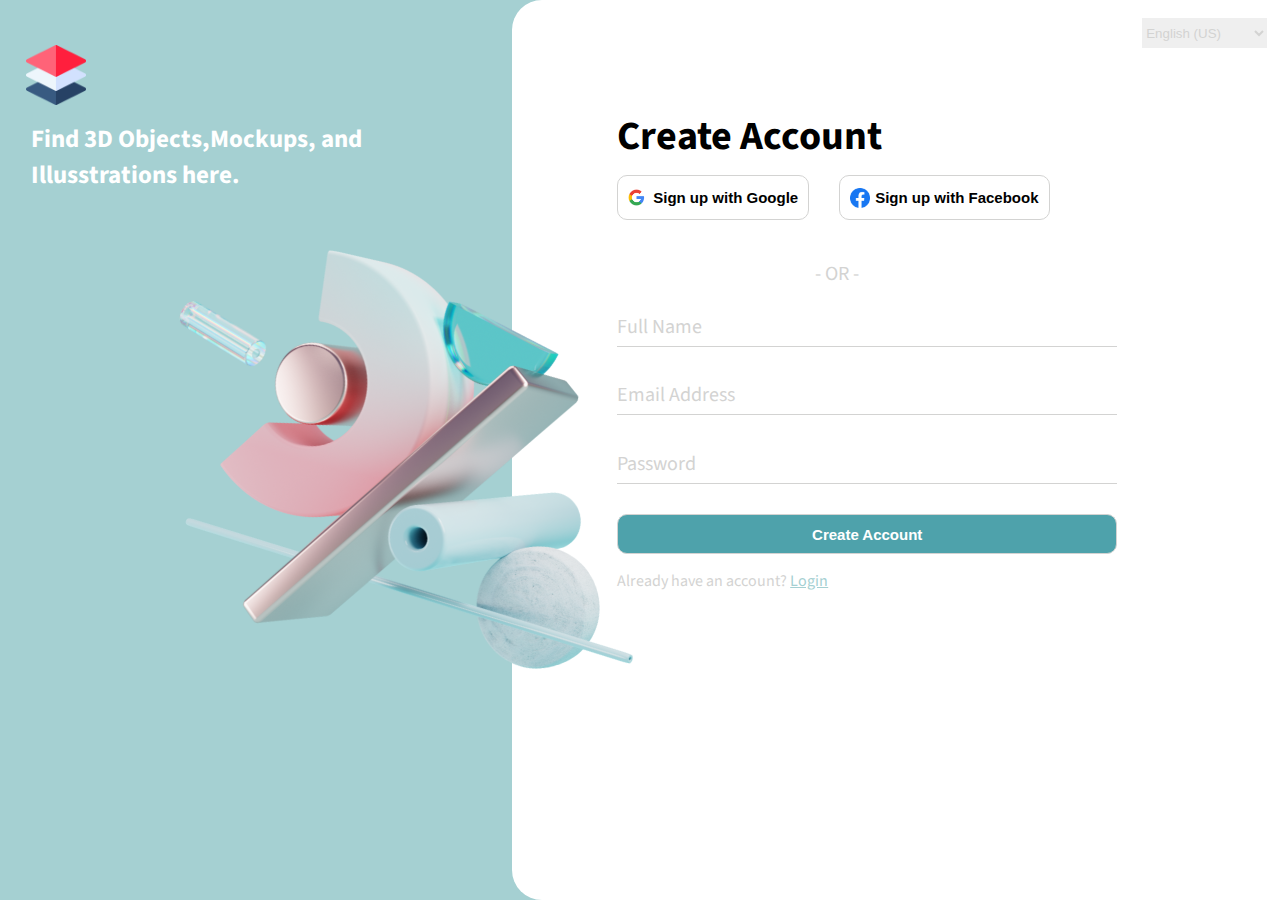
<file: index.html>
<!DOCTYPE html>
<html>
<head>
	<meta charset="utf-8">
	<title>Login Page</title>
	<meta property="og:site_name" content="Kamalesh Pathy Login Page 1">
    	<meta property="og:url", content="https://kamalesh-pathy-va.github.io/sample-login-page1/">
   	<meta property="og:title" content="Kamalesh Pathy Login Page 1">
    	<meta property="og:image" content="https://kamalesh-pathy-va.github.io/sample-login-page1/images/3d.png">
	<link rel="icon" href="https://kamalesh-pathy-va.github.io/sample-login-page1/images/logo.ico">
	<link rel="preconnect" href="https://fonts.googleapis.com">
<link rel="preconnect" href="https://fonts.gstatic.com" crossorigin>
<link href="https://fonts.googleapis.com/css2?family=Roboto+Mono:ital,wght@1,100&display=swap" rel="stylesheet">
<link rel="preconnect" href="https://fonts.googleapis.com">
<link rel="preconnect" href="https://fonts.gstatic.com" crossorigin>
<link href="https://fonts.googleapis.com/css2?family=Source+Sans+Pro:wght@600&display=swap" rel="stylesheet">
	<link rel="stylesheet" type="text/css" href="styles.css">
</head>
<body>
	<div class="main-div">
		<div class="logo-text">
			<div id="logo">
				<img src="images/3d.png" id="logo-img" alt="logo"/>
			</div>
			<div id="text">
				Find 3D Objects,Mockups, and Illusstrations here.
			</div>
		</div>
		<div class="the-form">
			<div id="forms">
				<div>
					<select id="lang">
						<option>English (US)</option>
						<option>English (UK)</option>
					</select>
					<form>
						<div class="form-tag">
							<div id="ca-headding">Create Account</div>
							<div id="buttons">
								<button type="button" onclick="location.href='http://google.com' "> <img src="images/glogo.png" width="25px" style="padding-right: 8px;" alt="google_logo"> Sign up with Google</button>
								<button type="button" onclick="location.href='http://facebook.com' "> <img src="images/fbLogo.png" width="25px" style="padding-right: 5px;" alt="facebook_logo"> Sign up with Facebook</button>
							</div>
							<div id="or-div">- OR -</div>
							<div class="inputs">
								<input type="text" name="name" autocomplete="off" required />
								<label for="name" class="label-name">
									<span class="content-name">Full Name</span>
								</label>
							</div>
							<div class="inputs">
								<input type="text" name="name" autocomplete="off" required />
								<label for="name" class="label-name">
									<span class="content-name">Email Address</span>
								</label>
							</div>
							<div class="inputs">
								<input type="password" name="name" autocomplete="off" required />
								<label for="name" class="label-name">
									<span class="content-name">Password</span>
								</label>
							</div>
							<button type="button" style="margin: 0px; background-color: #4EA2AB;
							color: white;" onclick="location.href='#' ">Create Account</button>
							<p class="login-text">
								Already have an account? <a href="#">Login</a>
							</p>
						</div>
					</form>
				</div>
			</div>
		</div>
		<div class="the-img">
			<img src="images/03.png" alt="image_of_random_objects" />
		</div>
	</div>
	<div class="not-compatible">
		<h1>Please view this on desktop and make it maximized.</h1>
		<h3>This website is not optimized for mobile and smaller screen size as I'm a beginer.</h3>
	</div>
</body>
</html>
</file>
<file: styles.css>
*{
	box-sizing: border-box;
}
body {
	all: unset;
	min-height: 100vh;
	min-width: 100vw;
	font-family: 'Source Sans Pro';
}

button {
	display: flex;
	flex-direction: row;
	align-items: center;
	justify-content: center;
	border: 1px solid #D3D3D2;
	background-color: white;
	color: black;
	font-family: sans-serif;
	font-size: 15px;
	font-weight: bold;
	border-radius: 10px;
	height: 45px;
	margin-right: 30px;
	padding: 10px;
}

button:hover {
	background-color: #D3D3D2;
}

option{
	border: 1em solid black;
}

.main-div{
	position: relative;
	background-color: #A5D0D2;
	height: 100vh;
	width: 100vw;
	/*z-index: -1;*/
	/*display: none;*/
}

.not-compatible {
	display: none;
}

@media (max-width: 1270px) {
	.main-div{
		display: none;
	}

	.not-compatible {
		display: block;
		text-align: center;
	}
}

.the-form{
	background-color: white;
	height: 100vh;
	width: 60vw;
	float: right;
	border-radius: 30px 0px 0px 30px;
	/*z-index: -1;*/
}

.the-img{
	/*background-color: rebeccapurple;*/
	position: absolute;
	top: 25%;
	/*right: 600px;*/
	left: 12%;
	max-height: 500px;
	max-width: 500px;
	height: 100vh;
	width: 100vw;
	/*z-index: 1;*/
}

#image-3d{
	max-height: 500px;
	max-width: 500px;
	height: 100vh;
	width: 100vw;
}

.logo-text{
	/*z-index: 1;*/
	position: absolute;
	max-width: 400px;
	max-height: 120px;
	height: 100vh;
	width: 100vw;
	top: 5%;
	left: 2%;
	/*background-color: gray;*/

}

#logo-img{
	width: 60px;
	padding-bottom: 10px;
}

#text{
	padding-left: 5px;
	font-family: 'Source Sans Pro', monospace;
	font-size: 25px;
	font-weight: bold;
	color: white;
}

#forms{
	position: absolute;
	/*background-color: blanchedalmond;*/
	top: 2%;
	right: 1%;
	max-width: 650px;
	max-height: 600px;
	height: 100vh;
	width: 100vw;
	/*z-index: 1;*/
}

#lang{
	margin-left: 525px;
	margin-bottom: 60px;
	color: #D3D3D2;
	border: none;
	width: 125px;
	height: 30px;
	outline: none;
}

.form-tag{
	display: flex;
	flex-direction: column;
	position: relative;
	/*background-color: saddlebrown;*/
	max-height: 500px;
	max-width: 500px;
	height: 100vh;
	width: 100vw;

}

#ca-headding{
	font-family: 'Source Sans Pro';
	margin-bottom: 10px;
	font-size: 40px;
	font-weight: bolder;

}

#buttons{
	padding-bottom: 20px;
	display: flex;
	/*position: absolute;*/
}

#or-div{
	display: flex;
	justify-content: center;
	margin-top: 20px;
	margin-bottom: 20px;
	padding-right: 60px;
	font-size: 20px;
	color: #D3D3D2;
	text-decoration: none;
}

.inputs{
	width: 100%;
	position: relative;
	height: 50px;
	overflow: hidden;
	margin-bottom: 30px;
}

.inputs input{
	width: 100%;
	height: 100%;
	color: black;
	font-size: 20px;
	padding-top: 15px;
	border: none;
	outline: none;
}

.inputs label {
	position: absolute;
	bottom: 0px;
	left: 0px;
	width: 100%;
	height: 100%;
	font-size: 20px;
	color: #D3D3D2;
	pointer-events: none;
	border-bottom: 1px solid #D3D3D2;
}

.inputs label::after{
	content: "";
	position: absolute;
	left: 0px;
	bottom: -1px;
	height: 100%;
	width: 100%;
	border-bottom: 1px solid blueviolet;
	transform: translate(-100%);
	transition: transform 0.3s ease;
}

.content-name{
	position: absolute;
	bottom: 5px;
	left: 0px;
	transition: all 0.3s ease;
}

.inputs input:focus + .label-name .content-name,
.inputs input:valid + .label-name .content-name {
	transform: translateY(-125%);
	font-size: 14px;
	color: blueviolet;
}

.inputs input:focus + .label-name::after,
.inputs input:valid + .label-name::after{
	transform: translateX(0%);
}

.login-text{
	color: #D3D3D2;
}

.login-text a{
	color: #A5D0D2;
}
</file>
